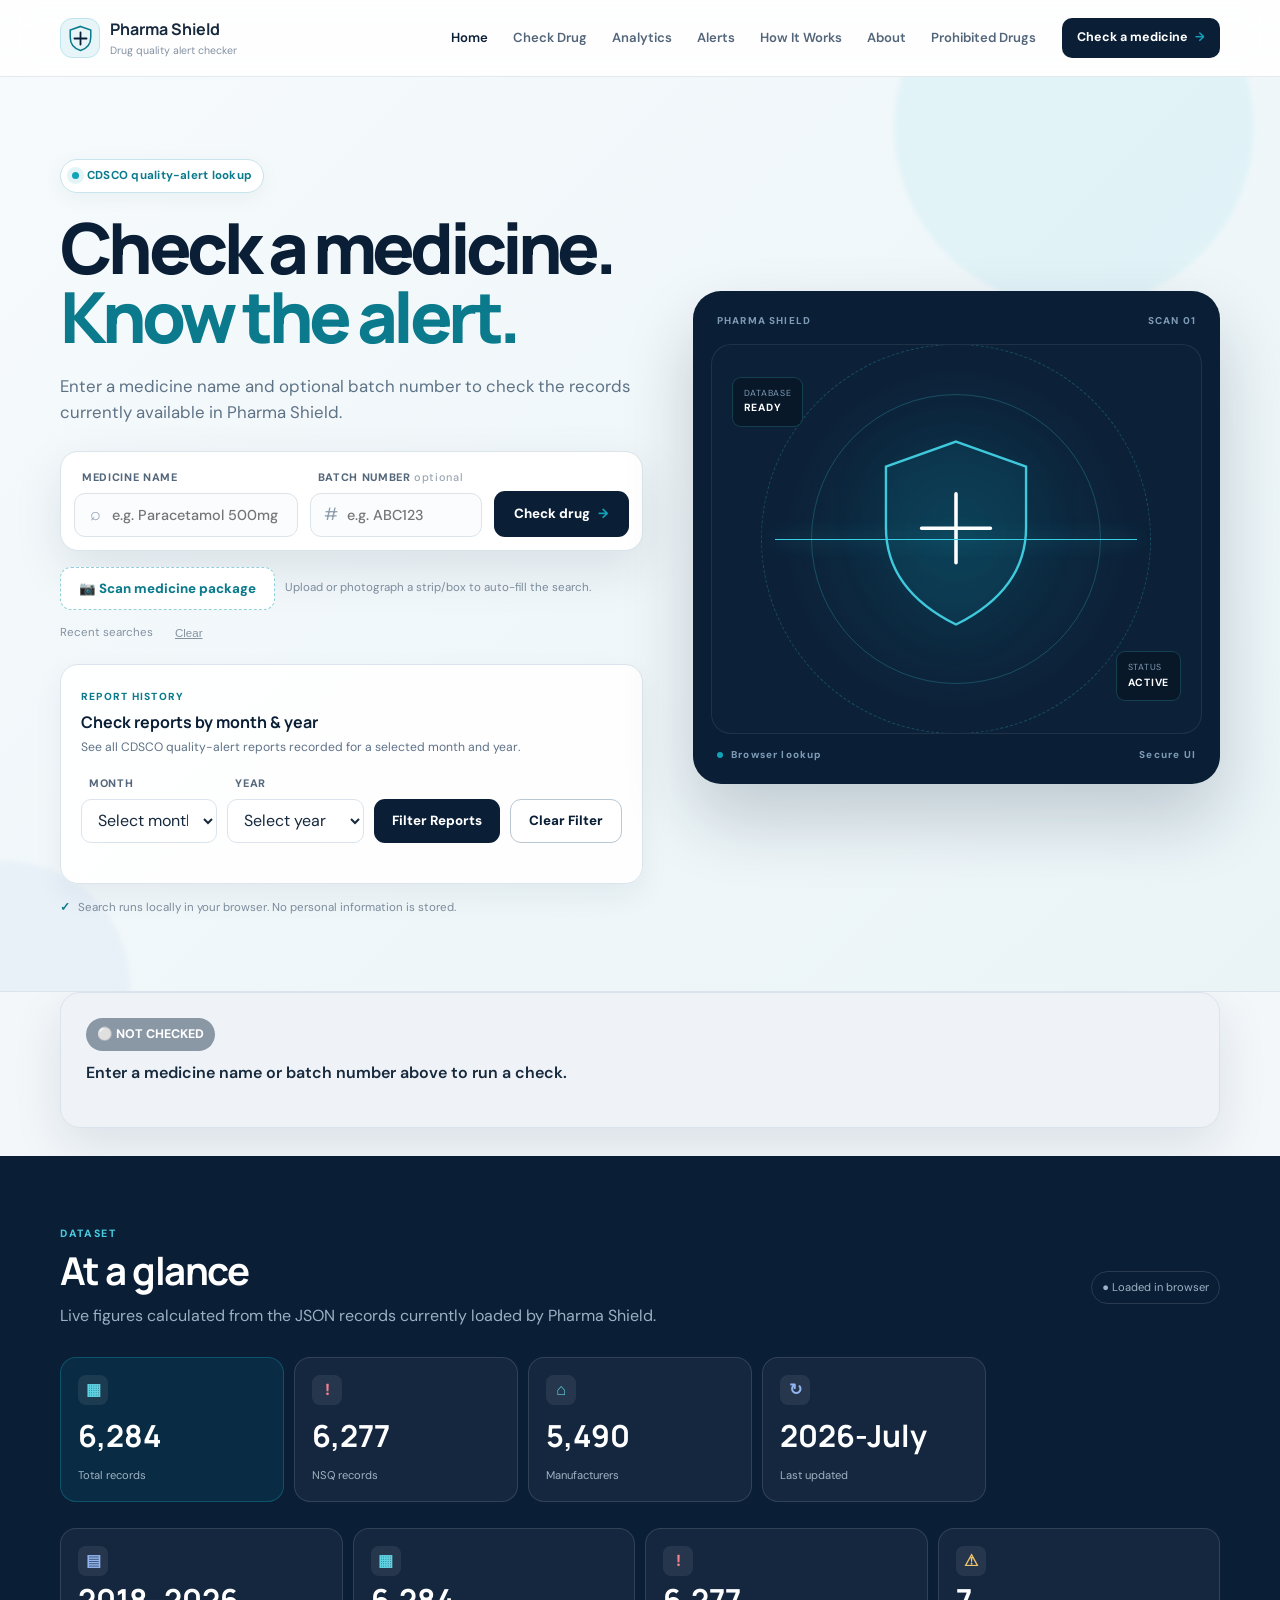
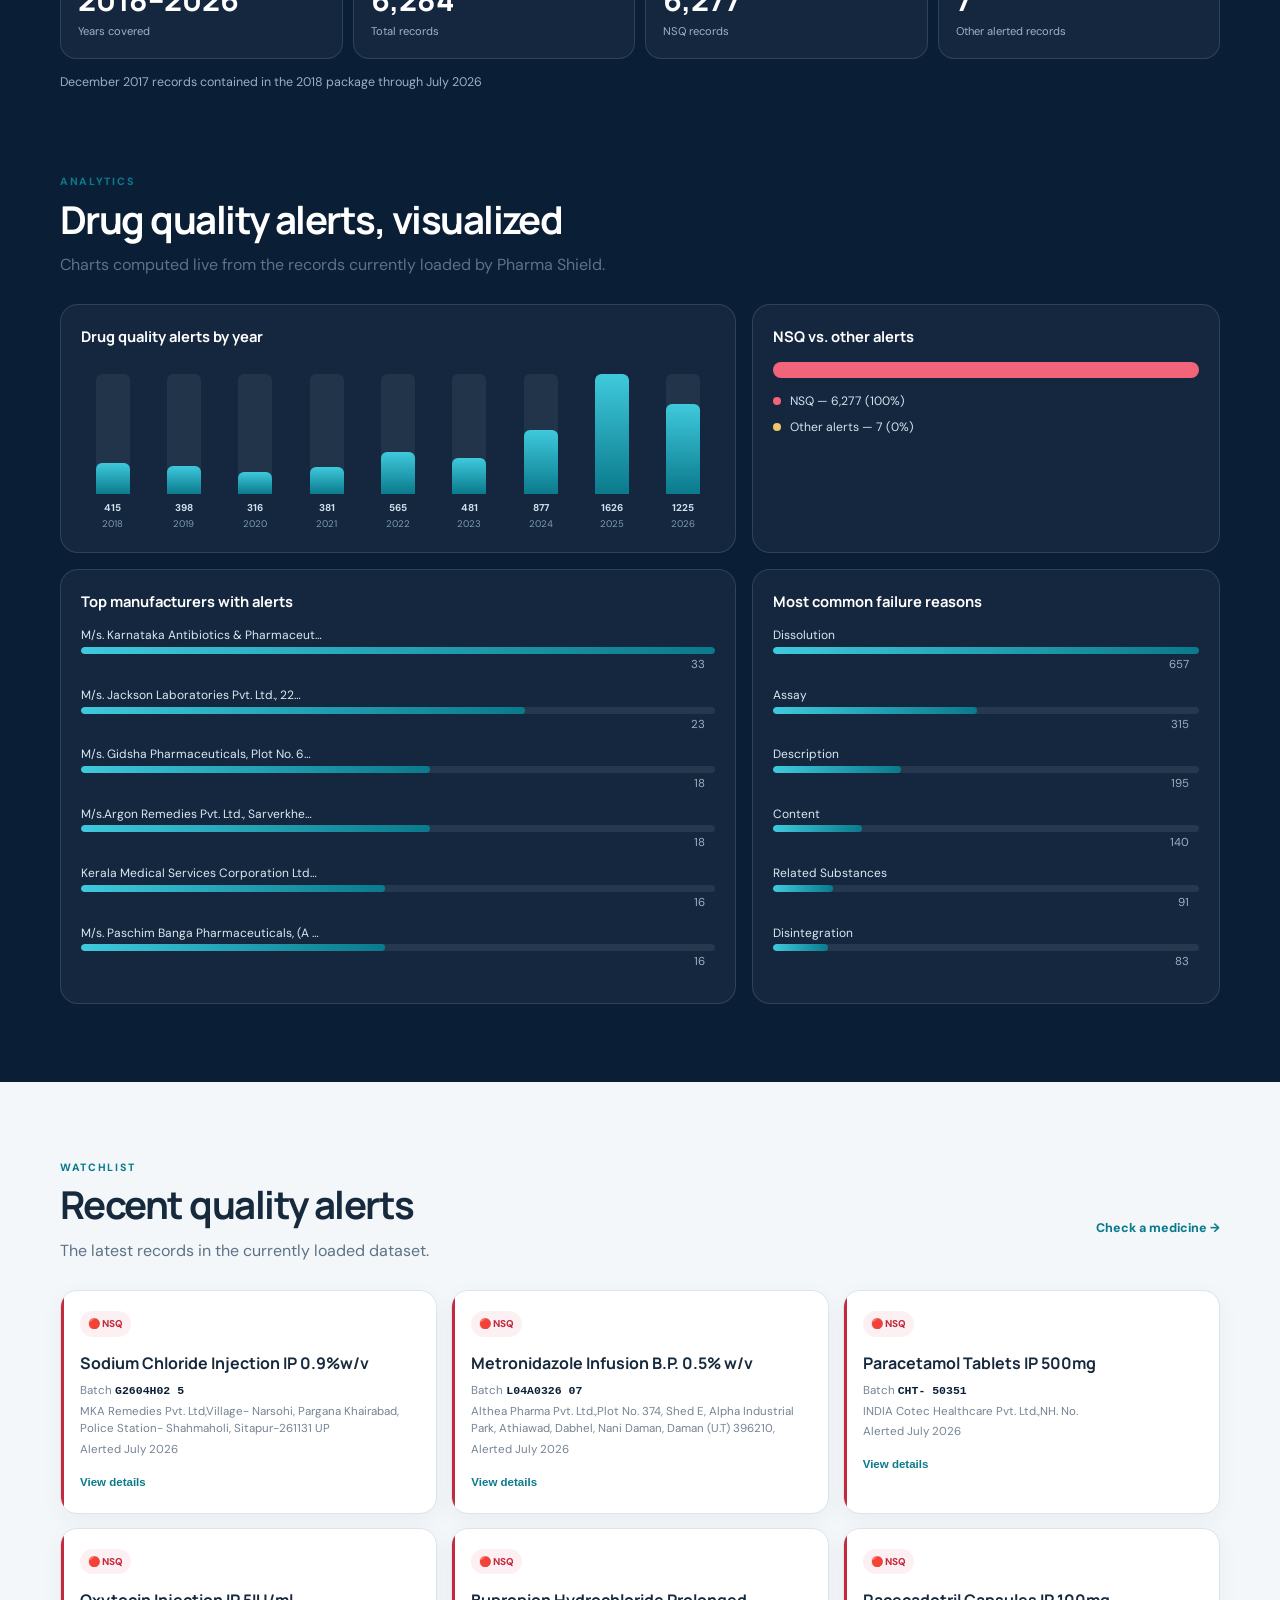
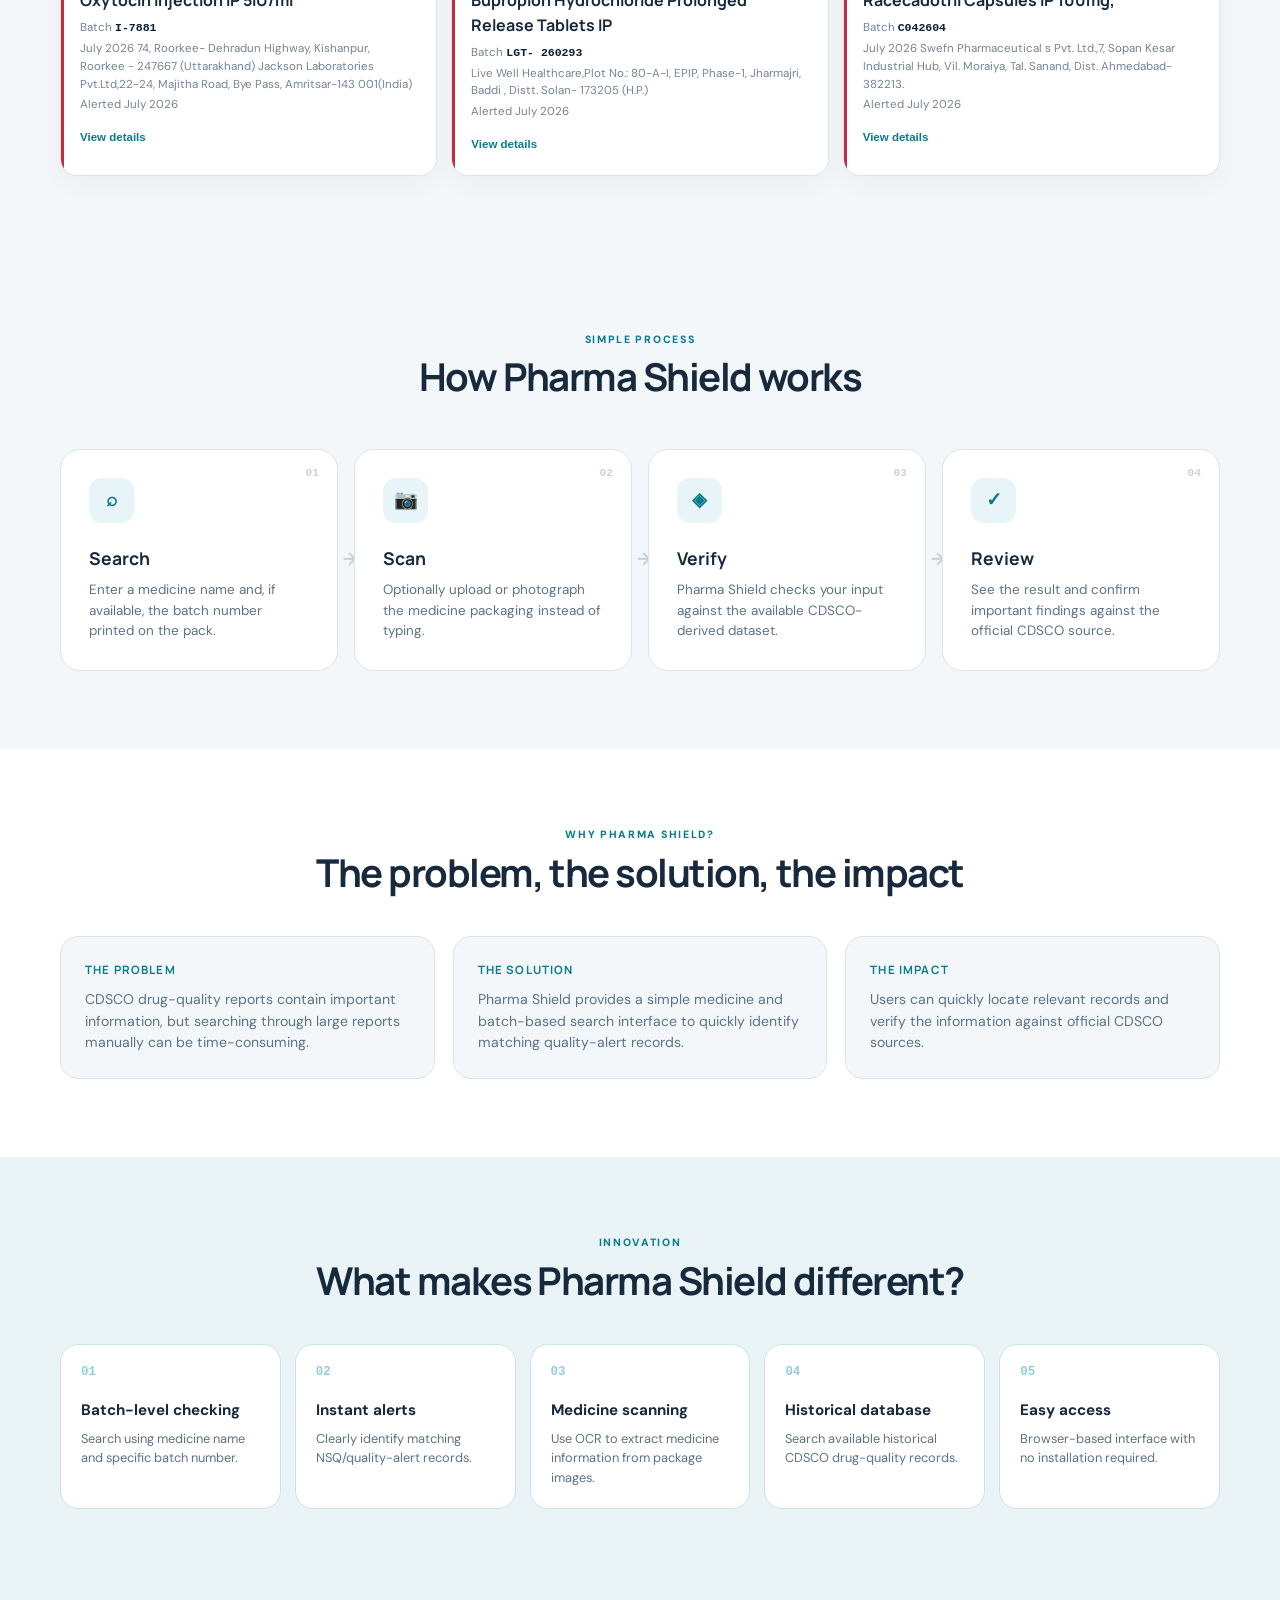
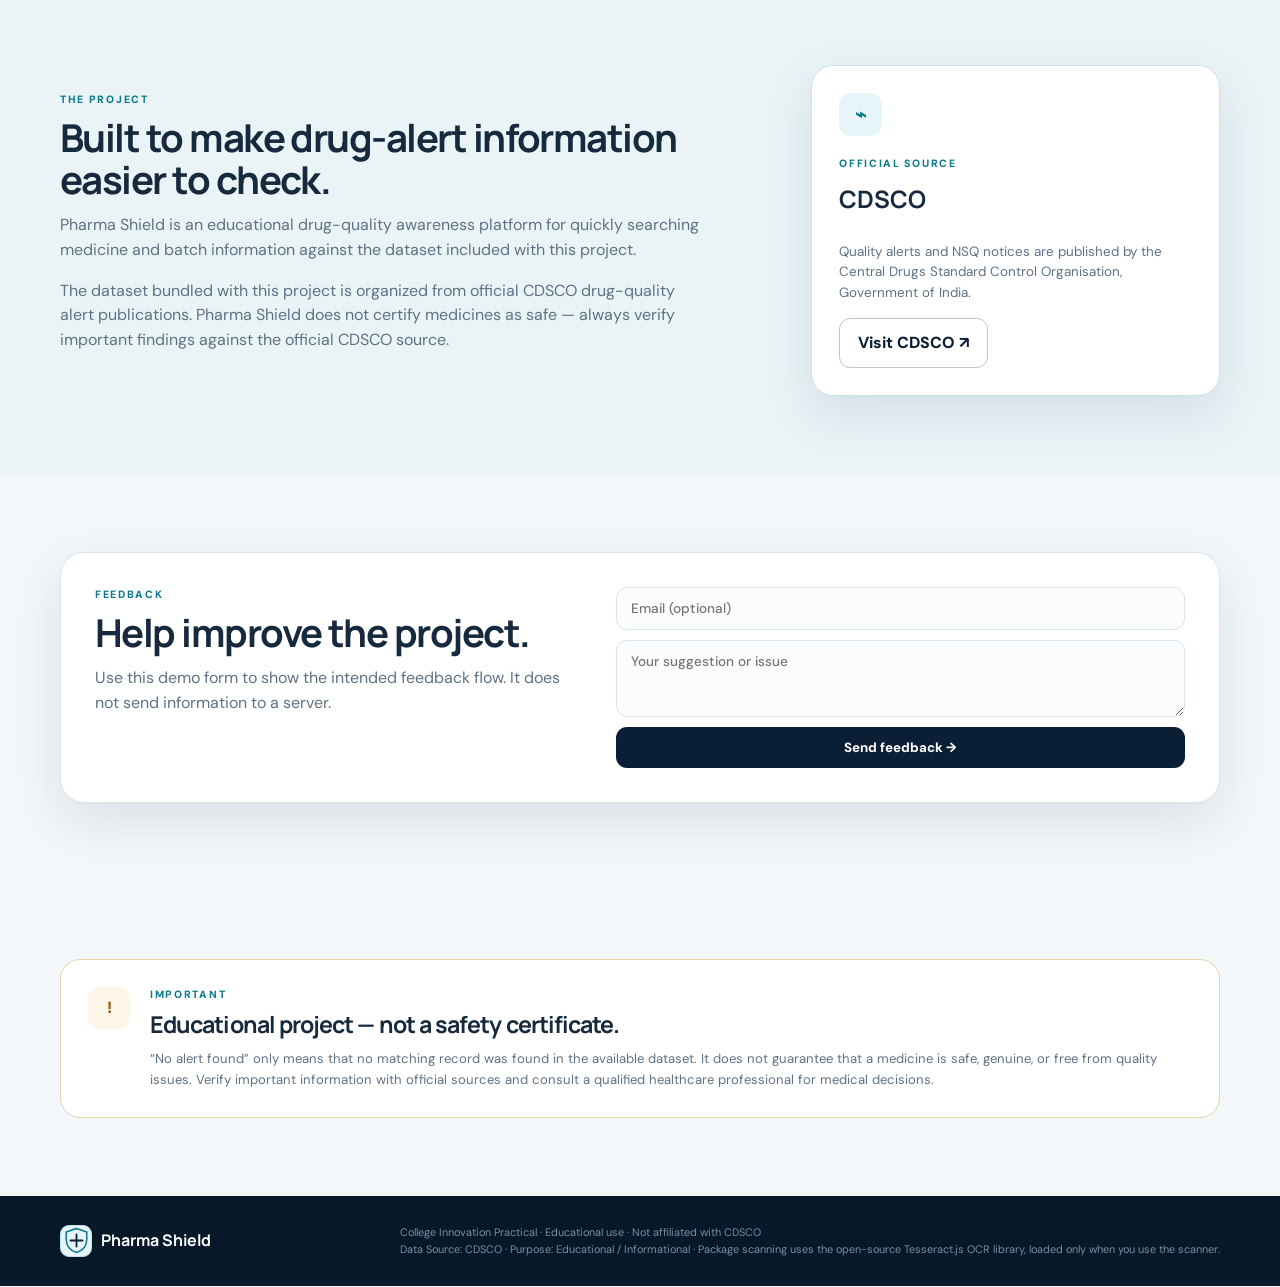
<file: index.html>
<!DOCTYPE html>
<html lang="en">
<head>
  <meta charset="UTF-8">
  <meta name="viewport" content="width=device-width, initial-scale=1.0">
  <title>Pharma Shield — Drug Alert Checker</title>
  <meta name="description" content="Pharma Shield checks medicine names and batch numbers against the available CDSCO quality-alert dataset.">
  <link rel="preconnect" href="https://fonts.googleapis.com">
  <link rel="preconnect" href="https://fonts.gstatic.com" crossorigin>
  <link href="https://fonts.googleapis.com/css2?family=DM+Sans:wght@400;500;600;700&family=Manrope:wght@600;700;800&display=swap" rel="stylesheet">
  <link rel="stylesheet" href="style.css">

<style id="scanner-straight-fix">
  /* Pharma Shield: keep the scanner perfectly straight */
  .visual-card {
    transform: none !important;
    rotate: 0deg !important;
    perspective: none !important;
  }

  .scan-stage,
  .shield-large,
  .scan-line {
    rotate: 0deg !important;
  }

  .scan-line {
    transform-origin: center center;
  }
</style>

</head>
<body>
  <div id="toast-region" class="toast-region" aria-live="polite"></div>

  <header class="site-header" id="site-header">
    <div class="shell header-shell">
      <a href="#home" class="brand" aria-label="Pharma Shield home">
        <span class="brand-icon" aria-hidden="true">
          <svg viewBox="0 0 48 48"><path d="M24 4 41 10v12c0 10.8-6.8 18.8-17 22C13.8 40.8 7 32.8 7 22V10z"/><path d="M24 14v20M14 24h20"/></svg>
        </span>
        <span>
          <strong>Pharma Shield</strong>
          <small>Drug quality alert checker</small>
        </span>
      </a>

      <nav class="main-nav" id="main-nav">
        <a href="#home" data-nav>Home</a>
        <a href="#check" data-nav>Check Drug</a>
        <a href="#analytics" data-nav>Analytics</a>
        <a href="#recent" data-nav>Alerts</a>
        <a href="#how-it-works" data-nav>How It Works</a>
        <a href="#about" data-nav>About</a>
        <a href="prohibited.html" data-nav>Prohibited Drugs</a>
      </nav>

      <a class="header-cta" href="#check">Check a medicine <span>→</span></a>
      <button class="nav-toggle" id="nav-toggle" aria-label="Toggle navigation" aria-expanded="false">
        <span></span><span></span><span></span>
      </button>
    </div>
  </header>

  <main>
    <section class="hero" id="home">
      <div class="hero-glow hero-glow-a"></div>
      <div class="hero-glow hero-glow-b"></div>
      <div class="shell hero-shell">
        <div class="hero-copy">
          <div class="status-pill"><span class="pulse-dot"></span> CDSCO quality-alert lookup</div>
          <h1>Check a medicine.<br><em>Know the alert.</em></h1>
          <p class="hero-sub">Enter a medicine name and optional batch number to check the records currently available in Pharma Shield.</p>

          <form class="search-card" id="search-form" novalidate>
            <div class="search-field">
              <label for="medicine-name">Medicine name</label>
              <div class="input-wrap">
                <span class="input-icon">⌕</span>
                <input type="text" id="medicine-name" name="medicineName" placeholder="e.g. Paracetamol 500mg" autocomplete="off" role="combobox" aria-expanded="false" aria-controls="medicine-suggestions">
              </div>
              <ul class="suggestion-list" id="medicine-suggestions" role="listbox" hidden></ul>
            </div>
            <div class="search-field">
              <label for="batch-number">Batch number <span>optional</span></label>
              <div class="input-wrap">
                <span class="input-icon">#</span>
                <input type="text" id="batch-number" name="batchNumber" placeholder="e.g. ABC123" autocomplete="off">
              </div>
            </div>
            <button type="submit" class="btn btn-primary btn-check" id="check-btn">
              <span class="btn-label">Check drug</span>
              <span class="btn-spinner" aria-hidden="true"></span>
              <span class="btn-arrow">→</span>
            </button>
          </form>

          <div class="scan-cta">
            <button type="button" class="btn btn-scan" id="scan-open-btn">📷 Scan medicine package</button>
            <span class="hero-note" style="margin:0">Upload or photograph a strip/box to auto-fill the search.</span>
          </div>

          <div class="scan-panel" id="scan-panel" hidden>
            <div class="scan-panel-head">
              <h3>📷 Scan medicine</h3>
              <button type="button" class="scan-close" id="scan-close-btn" aria-label="Close scanner">×</button>
            </div>

            <input type="file" id="scan-file-input" accept="image/*" capture="environment" hidden>
            <div class="scan-dropzone" id="scan-dropzone" tabindex="0" role="button" aria-label="Upload or capture a photo of the medicine package">
              <strong>Upload a photo or use your camera</strong>
              Click to choose an image of the medicine strip/box
              <small>OCR runs only when you upload — nothing is scanned automatically.</small>
            </div>

            <div class="scan-preview" id="scan-preview" hidden>
              <img id="scan-preview-img" alt="Uploaded medicine package preview">
            </div>

            <p class="scan-status" id="scan-status" hidden></p>

            <div class="scan-verify" id="scan-verify" hidden>
              <p class="scan-confidence" id="scan-confidence-note"></p>
              <label for="scan-name-field">Medicine name (extracted — edit if needed)</label>
              <input type="text" id="scan-name-field">
              <label for="scan-batch-field">Batch number (extracted — edit if needed)</label>
              <input type="text" id="scan-batch-field">
              <div class="scan-actions">
                <button type="button" class="btn btn-primary" id="scan-use-btn">Verify medicine →</button>
                <button type="button" class="btn btn-outline" id="scan-rescan-btn">Scan another photo</button>
              </div>
            </div>
          </div>

          <div class="history-strip" id="history-strip" hidden>
            <span class="history-strip-label">Recent searches</span>
            <div class="history-pills" id="history-pills"></div>
            <button class="history-clear" id="history-clear" type="button">Clear</button>
          </div>

          <div class="alert-filter-card" id="alert-filter-card">
            <div class="alert-filter-head">
              <div>
                <span class="filter-kicker">REPORT HISTORY</span>
                <h3>Check reports by month &amp; year</h3>
                <p>See all CDSCO quality-alert reports recorded for a selected month and year.</p>
              </div>
            </div>
            <div class="alert-filter-controls">
              <div class="search-field filter-field">
                <label for="alert-month">Month</label>
                <select id="alert-month">
                  <option value="">Select month</option>
                </select>
              </div>
              <div class="search-field filter-field">
                <label for="alert-year">Year</label>
                <select id="alert-year">
                  <option value="">Select year</option>
                </select>
              </div>
              <button type="button" class="btn btn-primary" id="alert-filter-btn">Filter Reports</button>
              <button type="button" class="btn btn-outline" id="alert-filter-clear">Clear Filter</button>
            </div>
            <p class="alert-filter-status" id="alert-filter-status" aria-live="polite"></p>
          </div>

          <div class="hero-note">
            <span>✓</span> Search runs locally in your browser. No personal information is stored.
          </div>
        </div>

        <div class="hero-visual" aria-hidden="true">
          <div class="visual-card">
            <div class="visual-top"><span>PHARMA SHIELD</span><span>SCAN 01</span></div>
            <div class="scan-stage">
              <div class="scan-orbit orbit-one"></div>
              <div class="scan-orbit orbit-two"></div>
              <div class="shield-large">
                <svg viewBox="0 0 160 180">
                  <path d="M80 8 139 29v51c0 38-23 64-59 82C44 144 21 118 21 80V29z"/>
                  <path d="M80 52v58M51 81h58"/>
                </svg>
              </div>
              <div class="scan-line"></div>
              <div class="scan-chip chip-one">DATABASE<br><b>READY</b></div>
              <div class="scan-chip chip-two">STATUS<br><b>ACTIVE</b></div>
            </div>
            <div class="visual-bottom"><span><i></i> Browser lookup</span><span>Secure UI</span></div>
          </div>
        </div>
      </div>
    </section>

    <section class="results-section" id="check">
      <div class="shell">
        <div id="result-container" class="result-container" hidden></div>
      </div>
    </section>

    <section class="stats-section" id="stats">
      <div class="shell">
        <div class="section-head">
          <div>
            <span class="section-kicker">DATASET</span>
            <h2>At a glance</h2>
          </div>
          <span class="dataset-badge">● Loaded in browser</span>
        </div>
        <p class="section-sub">Live figures calculated from the JSON records currently loaded by Pharma Shield.</p>
        <div class="stats-grid" id="stats-grid">
          <div class="stat-card stat-featured"><span class="stat-icon">▦</span><strong id="stat-total">—</strong><span>Total records</span></div>
          <div class="stat-card"><span class="stat-icon red">!</span><strong id="stat-nsq">—</strong><span>NSQ records</span></div>
          <div class="stat-card"><span class="stat-icon teal">⌂</span><strong id="stat-manufacturers">—</strong><span>Manufacturers</span></div>
          <div class="stat-card"><span class="stat-icon blue">↻</span><strong id="stat-updated">—</strong><span>Last updated</span></div>
        </div>

        <div class="historical-strip" id="historical-database">
          <div class="stat-card"><span class="stat-icon blue">▤</span><strong id="hist-years">—</strong><span>Years covered</span></div>
          <div class="stat-card"><span class="stat-icon">▦</span><strong id="hist-total">—</strong><span>Total records</span></div>
          <div class="stat-card"><span class="stat-icon red">!</span><strong id="hist-nsq">—</strong><span>NSQ records</span></div>
          <div class="stat-card"><span class="stat-icon amber">⚠</span><strong id="hist-alerted">—</strong><span>Other alerted records</span></div>
        </div>
        <p class="historical-note" id="hist-coverage-note"></p>
      </div>
    </section>

    <section class="analytics-section" id="analytics">
      <div class="shell">
        <div class="section-head">
          <div>
            <span class="section-kicker">ANALYTICS</span>
            <h2 style="color:#fff">Drug quality alerts, visualized</h2>
          </div>
        </div>
        <p class="section-sub">Charts computed live from the records currently loaded by Pharma Shield.</p>

        <div class="analytics-grid">
          <div class="analytics-card">
            <h4>Drug quality alerts by year</h4>
            <div class="year-chart" id="chart-years"></div>
          </div>
          <div class="analytics-card">
            <h4>NSQ vs. other alerts</h4>
            <div id="chart-category-split"></div>
          </div>
          <div class="analytics-card">
            <h4>Top manufacturers with alerts</h4>
            <div id="chart-manufacturers"></div>
          </div>
          <div class="analytics-card">
            <h4>Most common failure reasons</h4>
            <div id="chart-reasons"></div>
          </div>
        </div>
      </div>
    </section>

    <section class="recent-section" id="recent">
      <div class="shell">
        <div class="section-head">
          <div>
            <span class="section-kicker">WATCHLIST</span>
            <h2>Recent quality alerts</h2>
          </div>
          <a href="#check" class="text-link">Check a medicine →</a>
        </div>
        <p class="section-sub">The latest records in the currently loaded dataset.</p>
        <div class="recent-grid" id="recent-grid"></div>
      </div>
    </section>

    <section class="how-section" id="how-it-works">
      <div class="shell">
        <div class="section-head centered">
          <div>
            <span class="section-kicker">SIMPLE PROCESS</span>
            <h2>How Pharma Shield works</h2>
          </div>
        </div>
        <div class="steps steps-4">
          <article class="step">
            <span class="step-number">01</span>
            <div class="step-icon">⌕</div>
            <h3>Search</h3>
            <p>Enter a medicine name and, if available, the batch number printed on the pack.</p>
          </article>
          <article class="step">
            <span class="step-number">02</span>
            <div class="step-icon">📷</div>
            <h3>Scan</h3>
            <p>Optionally upload or photograph the medicine packaging instead of typing.</p>
          </article>
          <article class="step">
            <span class="step-number">03</span>
            <div class="step-icon">◈</div>
            <h3>Verify</h3>
            <p>Pharma Shield checks your input against the available CDSCO-derived dataset.</p>
          </article>
          <article class="step">
            <span class="step-number">04</span>
            <div class="step-icon">✓</div>
            <h3>Review</h3>
            <p>See the result and confirm important findings against the official CDSCO source.</p>
          </article>
        </div>
      </div>
    </section>

    <section class="why-section" id="why">
      <div class="shell">
        <div class="section-head centered">
          <div>
            <span class="section-kicker">WHY PHARMA SHIELD?</span>
            <h2>The problem, the solution, the impact</h2>
          </div>
        </div>
        <div class="why-grid">
          <div class="why-card">
            <h3>The problem</h3>
            <p>CDSCO drug-quality reports contain important information, but searching through large reports manually can be time-consuming.</p>
          </div>
          <div class="why-card">
            <h3>The solution</h3>
            <p>Pharma Shield provides a simple medicine and batch-based search interface to quickly identify matching quality-alert records.</p>
          </div>
          <div class="why-card">
            <h3>The impact</h3>
            <p>Users can quickly locate relevant records and verify the information against official CDSCO sources.</p>
          </div>
        </div>
      </div>
    </section>

    <section class="innovation-section" id="innovation">
      <div class="shell">
        <div class="section-head centered">
          <div>
            <span class="section-kicker">INNOVATION</span>
            <h2>What makes Pharma Shield different?</h2>
          </div>
        </div>
        <div class="innovation-grid">
          <div class="innovation-card"><span>01</span><h4>Batch-level checking</h4><p>Search using medicine name and specific batch number.</p></div>
          <div class="innovation-card"><span>02</span><h4>Instant alerts</h4><p>Clearly identify matching NSQ/quality-alert records.</p></div>
          <div class="innovation-card"><span>03</span><h4>Medicine scanning</h4><p>Use OCR to extract medicine information from package images.</p></div>
          <div class="innovation-card"><span>04</span><h4>Historical database</h4><p>Search available historical CDSCO drug-quality records.</p></div>
          <div class="innovation-card"><span>05</span><h4>Easy access</h4><p>Browser-based interface with no installation required.</p></div>
        </div>
      </div>
    </section>

    <section class="about-section" id="about">
      <div class="shell about-grid">
        <div class="about-copy">
          <span class="section-kicker">THE PROJECT</span>
          <h2>Built to make drug-alert information easier to check.</h2>
          <p>Pharma Shield is an educational drug-quality awareness platform for quickly searching medicine and batch information against the dataset included with this project.</p>
          <p>The dataset bundled with this project is organized from official CDSCO drug-quality alert publications. Pharma Shield does not certify medicines as safe — always verify important findings against the official CDSCO source.</p>
        </div>
        <aside class="source-card">
          <div class="source-icon">⌁</div>
          <span class="section-kicker">OFFICIAL SOURCE</span>
          <h3>CDSCO</h3>
          <p>Quality alerts and NSQ notices are published by the Central Drugs Standard Control Organisation, Government of India.</p>
          <a class="btn btn-outline" href="https://cdsco.gov.in" target="_blank" rel="noopener noreferrer">Visit CDSCO ↗</a>
        </aside>
      </div>
    </section>

    <section class="feedback-section" id="feedback">
      <div class="shell feedback-shell">
        <div>
          <span class="section-kicker">FEEDBACK</span>
          <h2>Help improve the project.</h2>
          <p>Use this demo form to show the intended feedback flow. It does not send information to a server.</p>
        </div>
        <form class="feedback-form" id="feedback-form">
          <input type="email" id="fb-email" placeholder="Email (optional)" autocomplete="off">
          <textarea id="fb-message" rows="3" placeholder="Your suggestion or issue" required></textarea>
          <button type="submit" class="btn btn-primary">Send feedback →</button>
        </form>
      </div>
    </section>

    <section class="disclaimer-section" id="disclaimer">
      <div class="shell">
        <div class="disclaimer-card">
          <div class="disclaimer-mark">!</div>
          <div>
            <span class="section-kicker">IMPORTANT</span>
            <h2>Educational project — not a safety certificate.</h2>
            <p>“No alert found” only means that no matching record was found in the available dataset. It does not guarantee that a medicine is safe, genuine, or free from quality issues. Verify important information with official sources and consult a qualified healthcare professional for medical decisions.</p>
          </div>
        </div>
      </div>
    </section>
  </main>

  <footer class="site-footer">
    <div class="shell footer-shell">
      <div class="footer-brand">
        <span class="brand-icon small"><svg viewBox="0 0 48 48"><path d="M24 4 41 10v12c0 10.8-6.8 18.8-17 22C13.8 40.8 7 32.8 7 22V10z"/><path d="M24 14v20M14 24h20"/></svg></span>
        <strong>Pharma Shield</strong>
      </div>
      <p>College Innovation Practical · Educational use · Not affiliated with CDSCO<br>
      Data Source: CDSCO · Purpose: Educational / Informational · Package scanning uses the open-source Tesseract.js OCR library, loaded only when you use the scanner.</p>
    </div>
  </footer>

  <script src="script.js"></script>
</body>
</html>
</file>
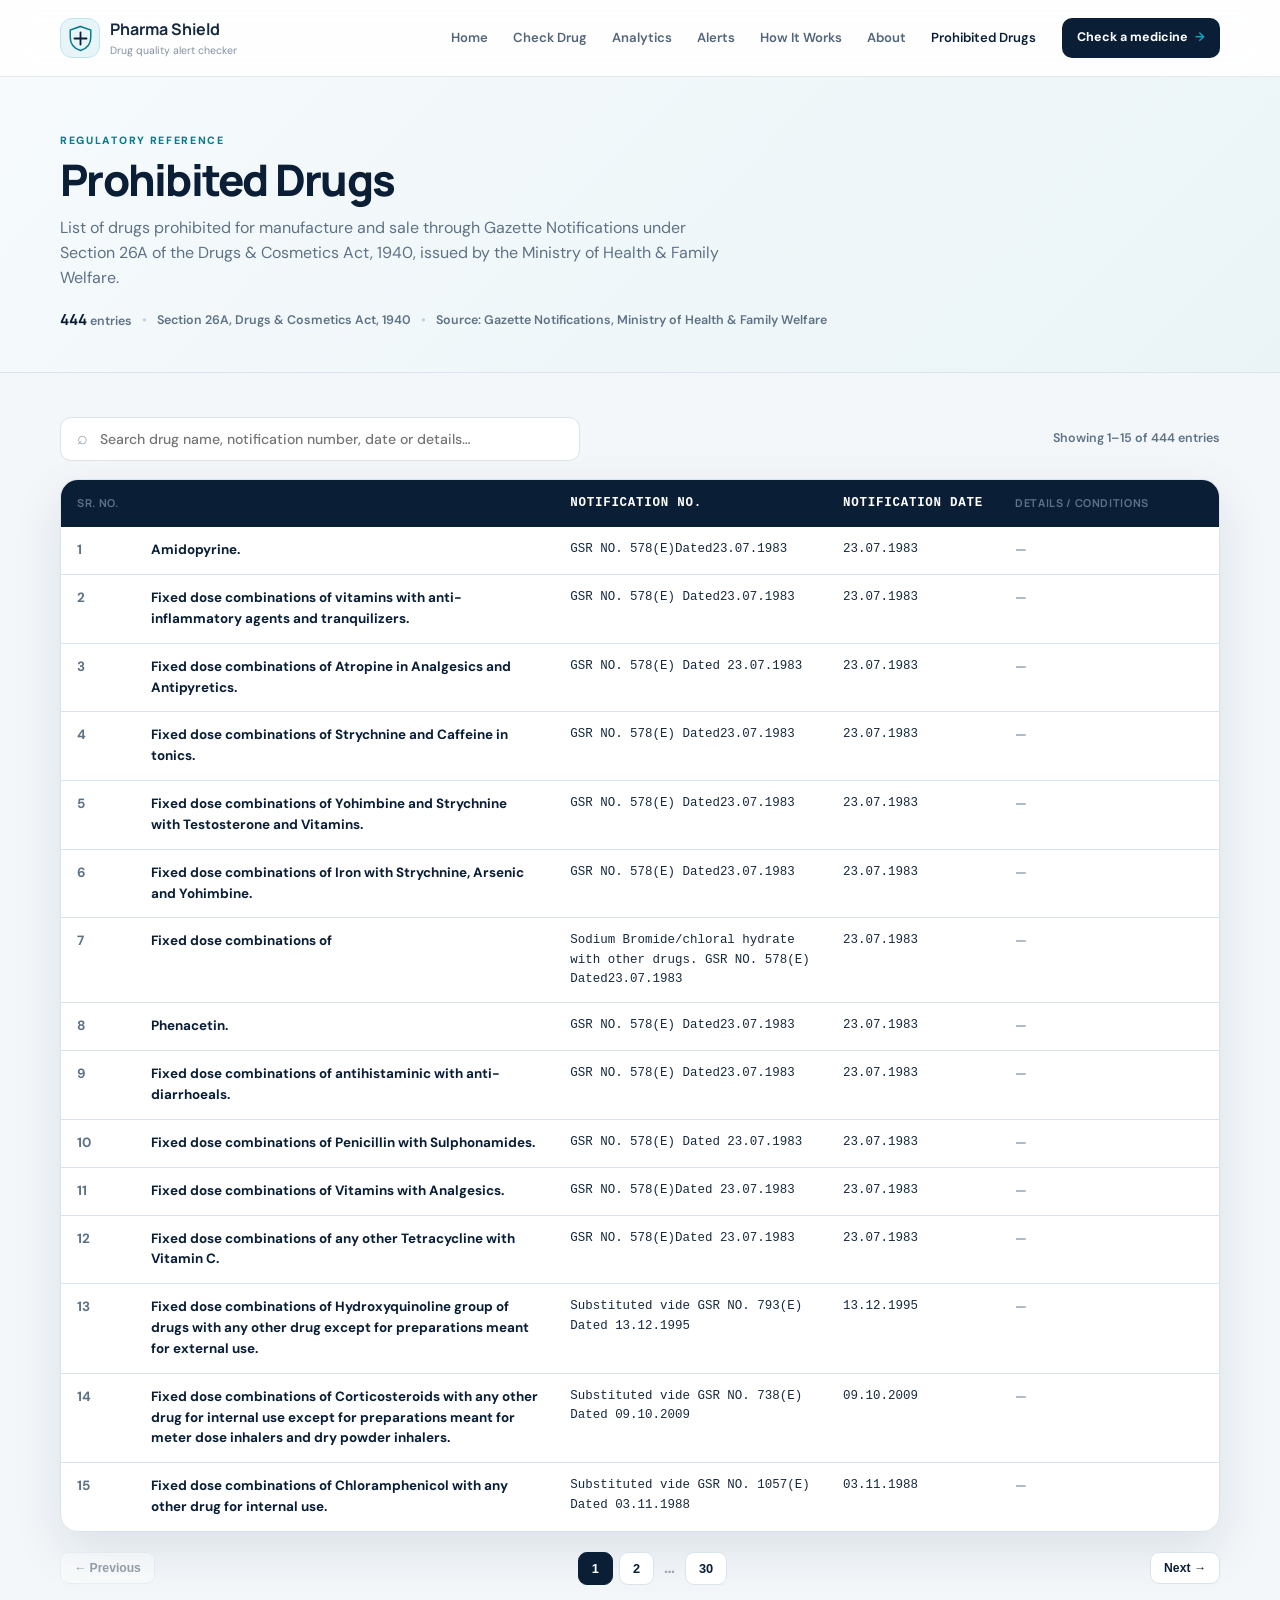
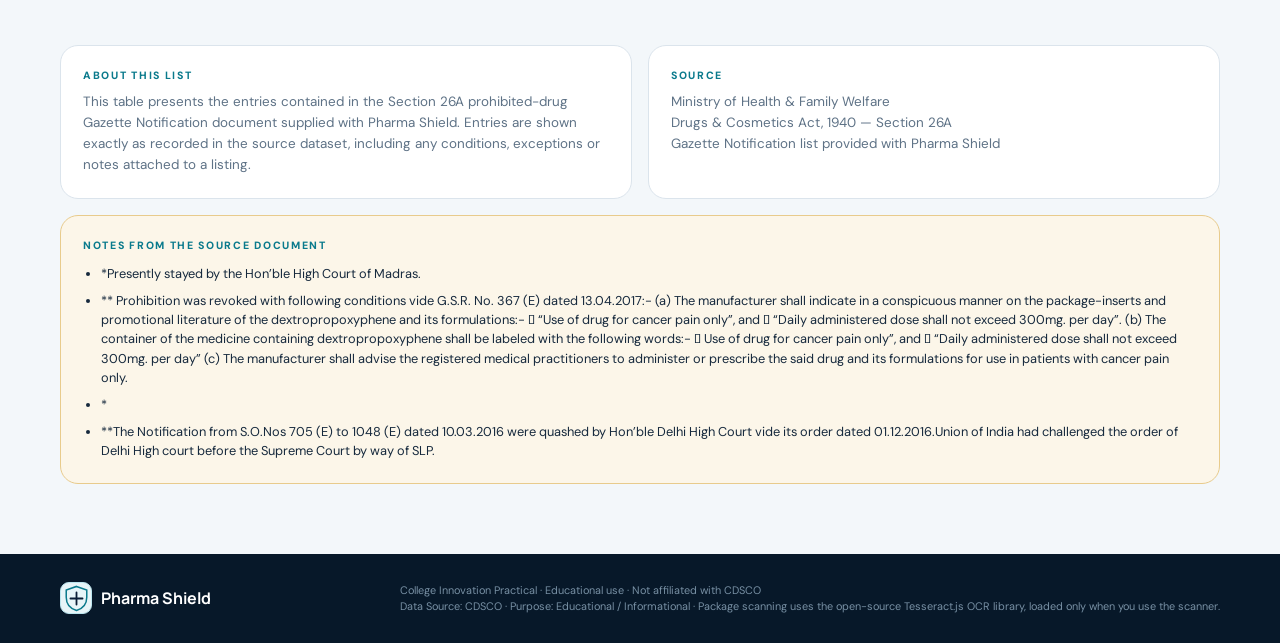
<file: prohibited.html>
<!DOCTYPE html>
<html lang="en">
<head>
  <meta charset="UTF-8">
  <meta name="viewport" content="width=device-width, initial-scale=1.0">
  <title>Prohibited Drugs — Pharma Shield</title>
  <meta name="description" content="Complete list of drugs prohibited for manufacture and sale under Section 26A of the Drugs & Cosmetics Act, 1940, as published via Gazette Notifications.">
  <link rel="preconnect" href="https://fonts.googleapis.com">
  <link rel="preconnect" href="https://fonts.gstatic.com" crossorigin>
  <link href="https://fonts.googleapis.com/css2?family=DM+Sans:wght@400;500;600;700&family=Manrope:wght@600;700;800&display=swap" rel="stylesheet">
  <link rel="stylesheet" href="style.css">
</head>
<body>
  <div id="toast-region" class="toast-region" aria-live="polite"></div>

  <header class="site-header" id="site-header">
    <div class="shell header-shell">
      <a href="index.html#home" class="brand" aria-label="Pharma Shield home">
        <span class="brand-icon" aria-hidden="true">
          <svg viewBox="0 0 48 48"><path d="M24 4 41 10v12c0 10.8-6.8 18.8-17 22C13.8 40.8 7 32.8 7 22V10z"/><path d="M24 14v20M14 24h20"/></svg>
        </span>
        <span>
          <strong>Pharma Shield</strong>
          <small>Drug quality alert checker</small>
        </span>
      </a>

      <nav class="main-nav" id="main-nav">
        <a href="index.html#home" data-nav>Home</a>
        <a href="index.html#check" data-nav>Check Drug</a>
        <a href="index.html#analytics" data-nav>Analytics</a>
        <a href="index.html#recent" data-nav>Alerts</a>
        <a href="index.html#how-it-works" data-nav>How It Works</a>
        <a href="index.html#about" data-nav>About</a>
        <a href="prohibited.html" data-nav class="active">Prohibited Drugs</a>
      </nav>

      <a class="header-cta" href="index.html#check">Check a medicine <span>→</span></a>
      <button class="nav-toggle" id="nav-toggle" aria-label="Toggle navigation" aria-expanded="false">
        <span></span><span></span><span></span>
      </button>
    </div>
  </header>

  <main>
    <section class="prohibited-hero">
      <div class="shell">
        <span class="section-kicker">REGULATORY REFERENCE</span>
        <h1>Prohibited Drugs</h1>
        <p class="prohibited-sub">List of drugs prohibited for manufacture and sale through Gazette Notifications under Section 26A of the Drugs &amp; Cosmetics Act, 1940, issued by the Ministry of Health &amp; Family Welfare.</p>
        <div class="prohibited-meta">
          <span><strong id="prohibited-total">—</strong> entries</span>
          <span class="dot-sep">•</span>
          <span>Section 26A, Drugs &amp; Cosmetics Act, 1940</span>
          <span class="dot-sep">•</span>
          <span>Source: Gazette Notifications, Ministry of Health &amp; Family Welfare</span>
        </div>
      </div>
    </section>

    <section class="prohibited-section">
      <div class="shell">
        <div class="prohibited-toolbar">
          <div class="input-wrap prohibited-search-wrap">
            <span class="input-icon">⌕</span>
            <input type="text" id="prohibited-search" placeholder="Search drug name, notification number, date or details…" autocomplete="off">
          </div>
          <span class="prohibited-count" id="prohibited-count">Showing — of — entries</span>
        </div>

        <div class="prohibited-table-wrap">
          <table class="prohibited-table">
            <thead>
              <tr>
                <th class="col-sr">Sr. No.</th>
                <th class="col-drug">Drug / Description</th>
                <th class="col-notif">Notification No.</th>
                <th class="col-date">Notification Date</th>
                <th class="col-details">Details / Conditions</th>
              </tr>
            </thead>
            <tbody id="prohibited-tbody">
              <tr><td colspan="5" class="prohibited-loading">Loading prohibited-drug records…</td></tr>
            </tbody>
          </table>
        </div>

        <nav class="pagination" id="prohibited-pagination" aria-label="Prohibited drugs pagination"></nav>
      </div>
    </section>

    <section class="prohibited-info">
      <div class="shell prohibited-info-grid">
        <div class="prohibited-info-card">
          <span class="section-kicker">ABOUT THIS LIST</span>
          <p>This table presents the entries contained in the Section 26A prohibited-drug Gazette Notification document supplied with Pharma Shield. Entries are shown exactly as recorded in the source dataset, including any conditions, exceptions or notes attached to a listing.</p>
        </div>
        <div class="prohibited-info-card">
          <span class="section-kicker">SOURCE</span>
          <p>Ministry of Health &amp; Family Welfare<br>
          Drugs &amp; Cosmetics Act, 1940 — Section 26A<br>
          Gazette Notification list provided with Pharma Shield</p>
        </div>
      </div>
      <div class="shell" id="prohibited-notes-wrap" hidden>
        <div class="prohibited-notes-card">
          <span class="section-kicker">NOTES FROM THE SOURCE DOCUMENT</span>
          <ul id="prohibited-notes-list"></ul>
        </div>
      </div>
    </section>
  </main>

  <footer class="site-footer">
    <div class="shell footer-shell">
      <div class="footer-brand">
        <span class="brand-icon small"><svg viewBox="0 0 48 48"><path d="M24 4 41 10v12c0 10.8-6.8 18.8-17 22C13.8 40.8 7 32.8 7 22V10z"/><path d="M24 14v20M14 24h20"/></svg></span>
        <strong>Pharma Shield</strong>
      </div>
      <p>College Innovation Practical · Educational use · Not affiliated with CDSCO<br>
      Data Source: CDSCO · Purpose: Educational / Informational · Package scanning uses the open-source Tesseract.js OCR library, loaded only when you use the scanner.</p>
    </div>
  </footer>

  <script src="prohibited.js"></script>
</body>
</html>
</file>
<file: style.css>
*{box-sizing:border-box}
:root{
  --navy:#0a1e36;--navy2:#123553;--ink:#16293d;--muted:#5e7286;
  --teal:#12a2b8;--teal2:#0a7a8c;--mint:#e7f5f8;--bg:#f3f7fa;--white:#fff;
  --line:#dbe4ec;--red:#c42a3e;--redbg:#fdf0f2;--amber:#966312;--amberbg:#fcf6e9;
  --green:#0d7a57;--greenbg:#e8f5ef;--shadow:0 18px 50px rgba(10,30,54,.10);
  --display:"Manrope",sans-serif;--body:"DM Sans",sans-serif
}
html{scroll-behavior:smooth}
body{margin:0;background:var(--bg);color:var(--ink);font-family:var(--body);line-height:1.55;-webkit-font-smoothing:antialiased}
a{color:inherit}.shell{width:min(1160px,calc(100% - 40px));margin:auto}
h1,h2,h3,strong{font-family:var(--display)}h1,h2,h3,p{margin-top:0}
h2{font-size:clamp(2rem,3vw,2.7rem);line-height:1.1;letter-spacing:-.04em;margin-bottom:12px}
p{color:var(--muted)}
.site-header{position:sticky;top:0;z-index:100;background:rgba(255,255,255,.88);backdrop-filter:blur(16px);border-bottom:1px solid rgba(219,228,236,.8)}
.header-shell{height:76px;display:flex;align-items:center;gap:26px}
.brand{display:flex;align-items:center;gap:10px;text-decoration:none;margin-right:auto}
.brand-icon{width:40px;height:40px;display:grid;place-items:center;border-radius:12px;background:var(--mint);border:1px solid #bce5ee}
.brand-icon svg{width:29px;height:29px}.brand-icon path:first-child{fill:none;stroke:var(--teal2);stroke-width:2.5}.brand-icon path:last-child{fill:none;stroke:var(--navy);stroke-width:3;stroke-linecap:round}
.brand strong{display:block;font-size:1rem}.brand small{display:block;color:#8290a0;font-size:.66rem;margin-top:1px}
.main-nav{display:flex;gap:25px}.main-nav a{text-decoration:none;color:#536579;font-size:.82rem;font-weight:600}.main-nav a:hover,.main-nav a.active{color:var(--navy)}
.header-cta{background:var(--navy);color:#fff;text-decoration:none;padding:10px 15px;border-radius:10px;font-size:.78rem;font-weight:700}.header-cta span{color:var(--teal);margin-left:4px}
.nav-toggle{display:none;border:0;background:none;padding:8px}.nav-toggle span{display:block;width:22px;height:2px;background:var(--navy);margin:4px}
.hero{position:relative;overflow:hidden;background:linear-gradient(135deg,#f6fafc 0%,#eaf4f7 100%);padding:82px 0 74px;border-bottom:1px solid var(--line)}
.hero-shell{display:grid;grid-template-columns:1.05fr .95fr;gap:50px;align-items:center;position:relative;z-index:2}
.hero-glow{position:absolute;border-radius:50%;filter:blur(2px);opacity:.55}.hero-glow-a{width:360px;height:360px;background:#d6f0f6;right:2%;top:-130px}.hero-glow-b{width:250px;height:250px;background:#e2ecf7;left:-120px;bottom:-120px}
.status-pill{display:inline-flex;align-items:center;gap:8px;background:#fff;border:1px solid #c8e4ec;color:var(--teal2);padding:7px 11px;border-radius:999px;font-size:.72rem;font-weight:700;letter-spacing:.02em;margin-bottom:20px;box-shadow:0 5px 20px rgba(10,70,85,.05)}
.pulse-dot{width:7px;height:7px;border-radius:50%;background:var(--teal);box-shadow:0 0 0 5px rgba(18,162,184,.12)}
h1{font-size:clamp(3rem,5.5vw,5.3rem);line-height:.98;letter-spacing:-.065em;margin:0 0 22px;color:var(--navy);font-weight:800}h1 em{font-style:normal;color:var(--teal2)}
.hero-sub{font-size:1.05rem;max-width:600px;margin-bottom:26px}
.search-card{display:grid;grid-template-columns:1.3fr 1fr auto;gap:12px;background:#fff;border:1px solid #d9e4eb;border-radius:18px;padding:13px;box-shadow:var(--shadow);max-width:760px}
.search-field label{display:block;font-size:.68rem;font-weight:800;color:#54677b;text-transform:uppercase;letter-spacing:.06em;margin:4px 0 7px 8px}.search-field label span{font-weight:500;text-transform:none;color:#9aa6b2}
.input-wrap{display:flex;align-items:center;border:1px solid #dbe4ea;background:#fafcfe;border-radius:11px;padding:0 10px}.input-wrap:focus-within{border-color:var(--teal);box-shadow:0 0 0 4px rgba(18,162,184,.12);background:#fff}.input-icon{font-size:1.1rem;color:#91a0af;width:24px;text-align:center}
.input-wrap input{border:0;outline:0;background:transparent;width:100%;padding:12px 6px;font:500 .9rem var(--body);color:var(--ink)}
.btn{border:0;cursor:pointer;text-decoration:none;display:inline-flex;align-items:center;justify-content:center;gap:8px;border-radius:11px;padding:12px 18px;font-weight:800;font-family:var(--body);transition:.2s ease}.btn-primary{background:var(--navy);color:#fff}.btn-primary:hover{background:var(--teal2);transform:translateY(-1px);box-shadow:0 12px 25px rgba(10,30,54,.18)}
.btn-check{min-width:135px;align-self:end;height:46px}.btn-arrow{color:var(--teal)}.btn-spinner{display:none;width:15px;height:15px;border:2px solid rgba(255,255,255,.35);border-top-color:#fff;border-radius:50%;animation:spin .7s linear infinite}.btn-check.is-loading .btn-label{opacity:.5}.btn-check.is-loading .btn-spinner{display:block}.btn-check.is-loading .btn-arrow{display:none}@keyframes spin{to{transform:rotate(360deg)}}
.history-strip{display:flex;align-items:center;flex-wrap:wrap;gap:8px;margin-top:14px}.history-strip-label,.history-clear{font-size:.72rem;color:#8492a1}.history-pills{display:flex;flex-wrap:wrap;gap:6px}.history-pill{border:1px solid var(--line);background:#fff;border-radius:999px;padding:5px 9px;font-size:.72rem;cursor:pointer}.history-pill .dot{display:inline-block;width:6px;height:6px;border-radius:50%;margin-right:4px}.dot--ALERT{background:var(--red)}.dot--HISTORY{background:var(--amber)}.dot--CLEAR{background:var(--green)}.history-clear{border:0;background:none;text-decoration:underline;cursor:pointer}
.hero-note{font-size:.72rem;color:#7b8b9c;margin-top:15px}.hero-note span{color:var(--teal2);font-weight:800;margin-right:5px}
.visual-card{background:var(--navy);border-radius:28px;padding:18px;color:#fff;box-shadow:0 35px 70px rgba(10,30,54,.2);transform:rotate(1.2deg)}
.visual-top,.visual-bottom{display:flex;justify-content:space-between;color:#7e9bb5;font-size:.62rem;letter-spacing:.12em;font-weight:800}.visual-top{padding:4px 6px 15px}.visual-bottom{padding:13px 6px 4px}.visual-bottom i{display:inline-block;width:6px;height:6px;background:var(--teal);border-radius:50%;margin-right:5px}
.scan-stage{height:390px;border-radius:20px;background:radial-gradient(circle at center,rgba(18,162,184,.16),transparent 55%),#0c2138;position:relative;display:grid;place-items:center;overflow:hidden;border:1px solid rgba(255,255,255,.08)}
.shield-large{width:190px;height:220px;filter:drop-shadow(0 0 25px rgba(18,162,184,.25));position:relative;z-index:3}.shield-large svg{width:100%;height:100%}.shield-large path:first-child{fill:rgba(18,162,184,.08);stroke:#3fc9dc;stroke-width:2}.shield-large path:last-child{fill:none;stroke:#fff;stroke-width:3;stroke-linecap:round}
.scan-orbit{position:absolute;border:1px solid rgba(63,201,220,.25);border-radius:50%;left:50%;top:50%;transform:translate(-50%,-50%)}.orbit-one{width:290px;height:290px;animation:pulse 3s ease-in-out infinite}.orbit-two{width:390px;height:390px;border-style:dashed;animation:spin 16s linear infinite}.scan-line{position:absolute;left:13%;right:13%;height:1px;background:#37cfe4;box-shadow:0 0 18px #37cfe4;top:50%;animation:scan 3s ease-in-out infinite;z-index:4}@keyframes scan{0%,100%{transform:translateY(-130px);opacity:0}15%,85%{opacity:1}50%{transform:translateY(130px)}}@keyframes pulse{50%{transform:translate(-50%,-50%) scale(1.04);opacity:.7}}
.scan-chip{position:absolute;background:rgba(7,22,36,.72);border:1px solid rgba(63,201,220,.22);padding:9px 11px;border-radius:9px;color:#7e9bb5;font-size:.55rem;letter-spacing:.08em;z-index:5}.scan-chip b{color:#fff;font-size:.65rem}.chip-one{left:20px;top:32px}.chip-two{right:20px;bottom:32px}
.results-section{padding:0 0 28px}.result-container[hidden]{display:none}.result-card{border-radius:20px;padding:25px;border:1px solid var(--line);box-shadow:var(--shadow);animation:rise .35s ease}@keyframes rise{from{opacity:0;transform:translateY(10px)}to{opacity:1;transform:none}}
.result-card.status-alert{background:var(--redbg);border-color:#eeb6be}.result-card.status-history{background:var(--amberbg);border-color:#e8cb8c}.result-card.status-clear{background:var(--greenbg);border-color:#b3dfcb}.result-badge{display:inline-flex;padding:7px 11px;border-radius:999px;color:#fff;font-size:.78rem;font-weight:800;margin-bottom:10px}.status-alert .result-badge{background:var(--red)}.status-history .result-badge{background:var(--amber)}.status-clear .result-badge{background:var(--green)}.result-message{color:var(--ink);font-weight:600}.result-grid{display:flex;flex-direction:column;gap:0;margin:18px 0 0;padding-top:2px;border-top:1px solid rgba(22,41,61,.1)}.result-field{min-width:0;display:flex;flex-direction:column;gap:4px;padding:14px 4px;border-bottom:1px solid rgba(22,41,61,.08)}.result-field:last-child{border-bottom:0}.result-field dt{font-size:.65rem;text-transform:uppercase;letter-spacing:.06em;color:#748394;margin-bottom:0}.result-field dd{margin:0;font-weight:700;color:var(--navy);font-size:.94rem;line-height:1.4}.result-field dd.mono{font-family:ui-monospace,monospace}.result-note{font-size:.78rem;background:rgba(10,30,54,.045);padding:10px 12px;border-radius:9px;margin-bottom:0;margin-top:15px}.result-actions{margin-top:15px}.result-actions .btn-outline{background:#fff;border:1px solid #b8c6d2;color:var(--navy)}.result-actions .btn-outline:hover{background:var(--navy);color:#fff}
.stats-section{background:var(--navy);color:#fff;padding:70px 0}.stats-section h2{color:#fff}.stats-section .section-sub{color:#9bb0c2}.section-head{display:flex;justify-content:space-between;align-items:end;gap:20px}.section-head.centered{justify-content:center;text-align:center}.section-kicker{font-size:.66rem;font-weight:800;letter-spacing:.16em;color:var(--teal2);display:block;margin-bottom:8px}.stats-section .section-kicker{color:#47cbde}.dataset-badge{font-size:.7rem;color:#9eb2c3;border:1px solid rgba(255,255,255,.13);padding:7px 10px;border-radius:999px}.stats-grid{display:grid;grid-template-columns:repeat(5,1fr);gap:10px;margin-top:28px}.stat-card{min-height:145px;border:1px solid rgba(255,255,255,.12);background:rgba(255,255,255,.045);border-radius:16px;padding:17px;display:flex;flex-direction:column;justify-content:space-between}.stat-card.stat-featured{background:rgba(18,162,184,.1);border-color:rgba(18,162,184,.35)}.stat-card strong{font-size:1.9rem;color:#fff}.stat-card>span:last-child{font-size:.7rem;color:#9eb2c3}.stat-icon{width:30px;height:30px;border-radius:8px;display:grid;place-items:center;background:rgba(255,255,255,.08);color:#5fd3e3;font-weight:800}.stat-icon.red{color:#f58092}.stat-icon.amber{color:#f0c46a}.stat-icon.teal{color:#5fd3e3}.stat-icon.blue{color:#8fb4f0}
.recent-section,.how-section,.about-section,.feedback-section,.disclaimer-section{padding:78px 0}.recent-grid{display:grid;grid-template-columns:repeat(3,1fr);gap:14px;margin-top:27px}.recent-card{background:#fff;border:1px solid var(--line);border-radius:17px;padding:19px;box-shadow:0 7px 25px rgba(10,30,54,.045);position:relative;overflow:hidden}.recent-card:before{content:"";position:absolute;left:0;top:0;bottom:0;width:3px;background:var(--red)}.recent-card.category-alert:before{background:var(--amber)}.recent-tag{display:inline-block;color:var(--red);background:var(--redbg);font-size:.62rem;font-weight:800;padding:5px 8px;border-radius:999px;text-transform:uppercase}.category-alert .recent-tag{color:var(--amber);background:var(--amberbg)}.recent-card h4{font-family:var(--display);margin:14px 0 6px;font-size:1rem}.recent-meta{font-size:.72rem;margin:3px 0;color:#748394}.batch{font-family:ui-monospace,monospace;color:var(--navy);font-weight:700}.recent-view{margin-top:14px;border:0;background:none;color:var(--teal2);font-weight:800;font-size:.72rem;padding:0;cursor:pointer}.details-body{display:none}.details-body.open{display:block}.text-link{color:var(--teal2);font-size:.78rem;font-weight:800;text-decoration:none}.steps{display:grid;grid-template-columns:repeat(3,1fr);gap:16px;margin-top:38px}.step{background:#fff;border:1px solid var(--line);border-radius:20px;padding:28px;position:relative}.step-number{position:absolute;right:18px;top:17px;color:#c9d3dc;font:800 .7rem ui-monospace,monospace}.step-icon{width:45px;height:45px;border-radius:13px;background:var(--mint);color:var(--teal2);display:grid;place-items:center;font-size:1.2rem;font-weight:800;margin-bottom:22px}.step h3{font-size:1.1rem;margin-bottom:8px}.step p{font-size:.84rem;margin-bottom:0}
.about-section{background:#eaf4f7}.about-grid{display:grid;grid-template-columns:1.25fr .75fr;gap:70px;align-items:center}.about-copy h2{max-width:650px}.about-copy p{max-width:650px}.source-card{background:#fff;border:1px solid #c9e3ea;border-radius:22px;padding:27px;box-shadow:var(--shadow)}.source-icon{width:43px;height:43px;border-radius:12px;background:var(--mint);color:var(--teal2);display:grid;place-items:center;font-weight:800;font-size:1.2rem;margin-bottom:20px}.source-card h3{font-size:1.5rem}.source-card p{font-size:.84rem}.btn-outline{background:#fff;border:1px solid #b9c7d2;color:var(--navy)}.btn-outline:hover{background:var(--navy);color:#fff}
.feedback-shell{display:grid;grid-template-columns:.9fr 1.1fr;gap:55px;background:#fff;border:1px solid var(--line);border-radius:24px;padding:34px;box-shadow:var(--shadow)}.feedback-form{display:grid;gap:10px}.feedback-form input,.feedback-form textarea{border:1px solid var(--line);border-radius:11px;padding:12px 14px;font:500 .85rem var(--body);outline:0;background:#fafcfe}.feedback-form input:focus,.feedback-form textarea:focus{border-color:var(--teal);box-shadow:0 0 0 4px rgba(18,162,184,.1)}.feedback-form textarea{resize:vertical}
.disclaimer-card{display:grid;grid-template-columns:auto 1fr;gap:20px;align-items:start;background:#fff;border:1px solid #e6d4ab;border-radius:20px;padding:27px}.disclaimer-mark{width:42px;height:42px;border-radius:12px;background:var(--amberbg);color:var(--amber);display:grid;place-items:center;font-weight:900}.disclaimer-card h2{font-size:1.45rem}.disclaimer-card p{margin:0;font-size:.82rem}
.site-footer{background:#071829;color:#fff;padding:28px 0}.footer-shell{display:flex;justify-content:space-between;align-items:center;gap:20px}.footer-brand{display:flex;align-items:center;gap:9px}.brand-icon.small{width:32px;height:32px;border-radius:9px}.footer-shell p{margin:0;color:#7890a4;font-size:.68rem}
.toast-region{position:fixed;right:18px;bottom:18px;z-index:300;display:flex;flex-direction:column;gap:8px;max-width:350px}.toast{background:var(--navy);color:#fff;padding:12px 15px;border-radius:11px;box-shadow:var(--shadow);font-size:.78rem;animation:toastIn .25s ease}.toast-alert{background:var(--red)}.toast-history{background:var(--amber)}.toast-clear{background:var(--green)}@keyframes toastIn{from{opacity:0;transform:translateY(8px)}to{opacity:1;transform:none}}.toast-leaving{opacity:0;transform:translateY(5px);transition:.2s}
@media(max-width:950px){.main-nav{display:none}.header-cta{display:none}.nav-toggle{display:block}.hero-shell{grid-template-columns:1fr}.hero-copy{max-width:760px}.hero-visual{max-width:600px}.stats-grid{grid-template-columns:repeat(3,1fr)}.recent-grid{grid-template-columns:repeat(2,1fr)}}
@media(max-width:700px){.shell{width:min(100% - 28px,1160px)}.header-shell{height:68px}.hero{padding:55px 0}.hero-shell{gap:35px}h1{font-size:3.15rem}.search-card{grid-template-columns:1fr}.btn-check{width:100%}.scan-stage{height:310px}.visual-card{transform:none}.stats-grid,.recent-grid,.steps,.about-grid,.feedback-shell{grid-template-columns:1fr}.stats-grid{gap:9px}.stat-card{min-height:115px}.section-head{align-items:start;flex-direction:column}.recent-section,.how-section,.about-section,.feedback-section,.disclaimer-section{padding:58px 0}.feedback-shell{padding:25px}.disclaimer-card{grid-template-columns:1fr}.main-nav.mobile-open{display:flex;position:absolute;left:0;right:0;top:68px;background:#fff;padding:10px 20px 18px;flex-direction:column;border-bottom:1px solid var(--line);box-shadow:var(--shadow)}.main-nav.mobile-open a{padding:11px 0;border-bottom:1px solid var(--line)}}
@media print{.site-header,.hero,.stats-section,.recent-section,.how-section,.about-section,.feedback-section,.disclaimer-section,.site-footer,.result-actions,.toast-region{display:none!important}.result-card{box-shadow:none}}

/* ============ ADDITIONS: badges, scanner, analytics, innovation, why-section ============ */
.status-badge--neutral{background:#8a97a5!important}
.result-card.status-neutral{background:#eff3f7;border-color:var(--line)}
.dot--NSQ{background:var(--red)}.dot--ALERTED{background:var(--amber)}
.result-field .dim{color:#8a97a5;font-weight:500;font-size:.72rem}
.recent-card--alerted:before{background:var(--amber)}.recent-tag--alerted{color:var(--amber);background:var(--amberbg)}
.recent-card--nsq:before{background:var(--red)}.recent-tag--nsq{color:var(--red);background:var(--redbg)}

/* Nav suggestion dropdown */
.search-field{position:relative}
.suggestion-list{list-style:none;margin:0;padding:6px;position:absolute;left:0;right:0;top:calc(100% + 6px);background:#fff;border:1px solid var(--line);border-radius:12px;box-shadow:var(--shadow);z-index:40;max-height:230px;overflow:auto}
.suggestion-list[hidden]{display:none}
.suggestion-list li{padding:9px 10px;border-radius:8px;font-size:.85rem;cursor:pointer;color:var(--ink)}
.suggestion-list li:hover{background:var(--mint);color:var(--teal2)}

/* Scan Medicine button + panel */
.scan-cta{display:flex;align-items:center;gap:10px;margin-top:16px}
.btn-scan{background:#fff;border:1.5px dashed #93cedc;color:var(--teal2)}
.btn-scan:hover{background:var(--mint)}
.scan-panel{margin-top:20px;background:#fff;border:1px solid var(--line);border-radius:20px;padding:22px;box-shadow:var(--shadow)}
.scan-panel[hidden]{display:none}
.scan-panel-head{display:flex;justify-content:space-between;align-items:center;margin-bottom:14px}
.scan-panel-head h3{margin:0;font-size:1.05rem}
.scan-close{border:0;background:none;font-size:1.3rem;line-height:1;cursor:pointer;color:#8a97a5;padding:4px 8px}
.scan-dropzone{border:2px dashed #cbdce4;border-radius:16px;padding:26px;text-align:center;cursor:pointer;background:#fafcfe;color:#5e7286}
.scan-dropzone:hover,.scan-dropzone:focus-visible{border-color:var(--teal);background:var(--mint)}
.scan-dropzone strong{display:block;color:var(--navy);margin-bottom:4px}
.scan-dropzone small{display:block;margin-top:6px;color:#93a2b1}
.scan-preview{margin-top:16px}
.scan-preview[hidden]{display:none}
.scan-preview img{max-width:100%;max-height:260px;border-radius:12px;border:1px solid var(--line);display:block;margin:0 auto}
.scan-status{margin-top:14px;padding:10px 13px;border-radius:10px;font-size:.82rem;font-weight:600}
.scan-status[hidden]{display:none}
.scan-status--busy{background:var(--mint);color:var(--teal2)}
.scan-status--error{background:var(--redbg);color:var(--red)}
.scan-verify{margin-top:16px;border-top:1px solid var(--line);padding-top:16px}
.scan-verify[hidden]{display:none}
.scan-verify label{display:block;font-size:.68rem;font-weight:800;color:#54677b;text-transform:uppercase;letter-spacing:.06em;margin:10px 0 6px}
.scan-verify input{width:100%;border:1px solid var(--line);border-radius:10px;padding:10px 12px;font:500 .88rem var(--body);background:#fafcfe;outline:0}
.scan-verify input:focus{border-color:var(--teal);box-shadow:0 0 0 4px rgba(18,162,184,.1)}
.scan-confidence{font-size:.76rem;margin:10px 0 4px;padding:8px 10px;border-radius:8px}
.scan-confidence--ok{background:var(--greenbg);color:var(--green)}
.scan-confidence--low{background:var(--amberbg);color:var(--amber)}
.scan-actions{display:flex;gap:10px;margin-top:14px;flex-wrap:wrap}

/* Analytics dashboard */
.analytics-section{padding:0 0 78px;background:var(--navy)}
.analytics-grid{display:grid;grid-template-columns:1.3fr .9fr;gap:16px;margin-top:26px}
.analytics-card{background:rgba(255,255,255,.045);border:1px solid rgba(255,255,255,.12);border-radius:18px;padding:20px}
.analytics-card h4{color:#fff;margin:0 0 14px;font-size:.92rem;font-family:var(--display)}
.analytics-empty{color:#9bb0c2;font-size:.8rem}
.year-chart{display:flex;align-items:flex-end;gap:8px;height:170px;padding-top:10px}
.bar-col{flex:1;display:flex;flex-direction:column;align-items:center;justify-content:flex-end;height:100%;min-width:0}
.bar-track{width:100%;max-width:34px;height:120px;display:flex;align-items:flex-end;background:rgba(255,255,255,.06);border-radius:6px 6px 0 0;overflow:hidden}
.bar-fill{width:100%;background:linear-gradient(180deg,#3fc9dc,var(--teal2));border-radius:6px 6px 0 0;transition:height .4s ease}
.bar-count{font-size:.62rem;color:#cfe3ee;margin-top:6px;font-weight:700}
.bar-label{font-size:.6rem;color:#7e9bb5;margin-top:1px}
.split-bar{display:flex;width:100%;height:16px;border-radius:999px;overflow:hidden;background:rgba(255,255,255,.08)}
.split-seg--nsq{background:#f2647a}.split-seg--alerted{background:#f0c46a}
.split-legend{display:flex;flex-direction:column;gap:8px;margin-top:14px;font-size:.76rem;color:#cfe3ee}
.split-legend .dot{width:8px;height:8px;border-radius:50%;display:inline-block;margin-right:6px}
.dot--nsq{background:#f2647a}.dot--alerted{background:#f0c46a}
.rank-row{display:grid;grid-template-columns:1fr auto;grid-template-rows:auto auto;gap:2px 10px;margin-bottom:12px}
.rank-label{font-size:.75rem;color:#dbe9f2;overflow:hidden;text-overflow:ellipsis;white-space:nowrap}
.rank-count{font-size:.72rem;color:#9bb0c2;text-align:right}
.rank-track{grid-column:1/-1;height:7px;border-radius:999px;background:rgba(255,255,255,.08);overflow:hidden}
.rank-fill{height:100%;background:linear-gradient(90deg,#3fc9dc,var(--teal2));border-radius:999px}

/* Historical database strip */
.historical-strip{margin-top:26px;display:grid;grid-template-columns:repeat(4,1fr);gap:10px}
.historical-strip .stat-card{min-height:110px}
.historical-note{margin-top:14px;color:#9bb0c2;font-size:.78rem}

/* Why Pharma Shield */
.why-section{padding:78px 0;background:#fff}
.why-grid{display:grid;grid-template-columns:repeat(3,1fr);gap:18px;margin-top:30px}
.why-card{background:var(--bg);border:1px solid var(--line);border-radius:18px;padding:24px}
.why-card h3{font-size:.72rem;text-transform:uppercase;letter-spacing:.1em;color:var(--teal2);margin-bottom:10px}
.why-card p{font-size:.88rem;margin:0}

/* Innovation cards */
.innovation-section{padding:78px 0;background:#eaf4f7}
.innovation-grid{display:grid;grid-template-columns:repeat(5,1fr);gap:14px;margin-top:30px}
.innovation-card{background:#fff;border:1px solid #c9e3ea;border-radius:18px;padding:20px}
.innovation-card span{display:block;font:800 .78rem ui-monospace,monospace;color:#93cedc;margin-bottom:12px}
.innovation-card h4{font-size:.95rem;margin-bottom:6px}
.innovation-card p{font-size:.8rem;margin:0}

/* 4-step how-it-works connector */
.steps.steps-4{grid-template-columns:repeat(4,1fr)}
.steps.steps-4 .step:not(:last-child):after{content:"→";position:absolute;right:-20px;top:50%;transform:translateY(-50%);color:#c9d3dc;font-weight:800;font-size:1.1rem}

@media(max-width:950px){
  .analytics-grid{grid-template-columns:1fr}
  .historical-strip{grid-template-columns:repeat(2,1fr)}
  .why-grid{grid-template-columns:1fr}
  .innovation-grid{grid-template-columns:repeat(2,1fr)}
  .steps.steps-4{grid-template-columns:repeat(2,1fr)}
  .steps.steps-4 .step:after{display:none}
}
@media(max-width:700px){
  .historical-strip{grid-template-columns:1fr 1fr}
  .innovation-grid{grid-template-columns:1fr}
  .steps.steps-4{grid-template-columns:1fr}
  .scan-actions{flex-direction:column}
  .scan-actions .btn{width:100%}
}

/* =========================================================
   PROHIBITED DRUGS PAGE — additive styles only.
   Reuses existing color/spacing variables and visual language;
   no existing selectors above are modified.
   ========================================================= */
.prohibited-hero{background:linear-gradient(135deg,#f6fafc 0%,#eaf4f7 100%);border-bottom:1px solid var(--line);padding:56px 0 40px}
.prohibited-hero h1{font-size:clamp(2.1rem,3.4vw,2.9rem);letter-spacing:-.04em;margin:10px 0 14px}
.prohibited-sub{font-size:1rem;max-width:680px;margin-bottom:18px}
.prohibited-meta{display:flex;flex-wrap:wrap;align-items:center;gap:10px;font-size:.78rem;color:var(--muted);font-weight:600}
.prohibited-meta strong{color:var(--navy);font-family:var(--display);font-size:.95rem}
.prohibited-meta .dot-sep{color:#c3d0da}

.prohibited-section{padding:44px 0 60px}
.prohibited-toolbar{display:flex;flex-wrap:wrap;align-items:center;justify-content:space-between;gap:14px;margin-bottom:18px}
.prohibited-search-wrap{flex:1;min-width:260px;max-width:520px;background:#fff;border-radius:11px}
.prohibited-search-wrap input{border:0;outline:0;background:transparent;width:100%;padding:12px 6px;font:500 .88rem var(--body);color:var(--ink)}
.prohibited-count{font-size:.78rem;color:var(--muted);font-weight:600;white-space:nowrap}

.prohibited-table-wrap{width:100%;overflow-x:auto;background:#fff;border:1px solid var(--line);border-radius:18px;box-shadow:var(--shadow)}
.prohibited-table{width:100%;border-collapse:collapse;min-width:920px;font-size:.84rem}
.prohibited-table thead th{text-align:left;background:var(--navy);color:#fff;font-family:var(--display);font-size:.68rem;text-transform:uppercase;letter-spacing:.06em;padding:14px 16px;white-space:nowrap}
.prohibited-table tbody td{padding:13px 16px;border-bottom:1px solid var(--line);color:var(--ink);vertical-align:top}
.prohibited-table tbody tr:last-child td{border-bottom:0}
.prohibited-table tbody tr:hover{background:#f5f9fc}
.prohibited-table .col-sr{width:64px;color:var(--muted);font-weight:700}
.prohibited-table .col-drug{min-width:260px;font-weight:700;color:var(--navy)}
.prohibited-table .col-notif{min-width:170px;font-family:ui-monospace,monospace;font-size:.78rem}
.prohibited-table .col-date{min-width:120px;white-space:nowrap;font-family:ui-monospace,monospace;font-size:.78rem}
.prohibited-table .col-details{min-width:220px;color:var(--muted)}
.prohibited-loading{text-align:center;padding:32px 16px;color:var(--muted)}

.pagination{display:flex;flex-wrap:wrap;align-items:center;justify-content:space-between;gap:12px;margin-top:20px}
.page-numbers{display:flex;flex-wrap:wrap;align-items:center;gap:6px}
.page-btn{border:1px solid var(--line);background:#fff;color:var(--navy);font-weight:700;font-size:.8rem;padding:8px 13px;border-radius:9px;cursor:pointer;transition:.15s ease}
.page-btn:hover:not(:disabled){border-color:var(--teal);color:var(--teal2)}
.page-btn.is-active{background:var(--navy);border-color:var(--navy);color:#fff}
.page-btn:disabled{opacity:.4;cursor:not-allowed}
.page-btn.page-nav{font-size:.76rem}
.page-ellipsis{padding:0 4px;color:#9aa6b2;font-weight:700}

.prohibited-info{padding:0 0 70px}
.prohibited-info-grid{display:grid;grid-template-columns:1fr 1fr;gap:16px}
.prohibited-info-card{background:#fff;border:1px solid var(--line);border-radius:18px;padding:22px}
.prohibited-info-card p{margin:0;font-size:.84rem;color:var(--muted)}
.prohibited-notes-card{margin-top:16px;background:var(--amberbg);border:1px solid #e8cb8c;border-radius:18px;padding:22px}
.prohibited-notes-card ul{margin:10px 0 0;padding-left:18px}
.prohibited-notes-card li{font-size:.8rem;color:var(--ink);margin-bottom:8px;line-height:1.5}
.prohibited-notes-card li:last-child{margin-bottom:0}

@media(max-width:700px){
  .prohibited-hero{padding:40px 0 30px}
  .prohibited-toolbar{flex-direction:column;align-items:stretch}
  .prohibited-count{white-space:normal}
  .prohibited-info-grid{grid-template-columns:1fr}
  .pagination{flex-direction:column;align-items:stretch}
  .page-numbers{justify-content:center}
}

/* Prohibited Drugs table -> stacked cards below 640px.
   Pure CSS: labels come from ::before content on the existing
   .col-* classes, so prohibited.js needs no changes. */
@media(max-width:640px){
  .prohibited-table-wrap{overflow-x:visible;background:none;border:0;box-shadow:none}
  .prohibited-table{min-width:0;border-collapse:separate;border-spacing:0 12px}
  .prohibited-table thead{position:absolute;width:1px;height:1px;overflow:hidden;clip:rect(0 0 0 0);white-space:nowrap}
  .prohibited-table tbody tr{display:block;background:#fff;border:1px solid var(--line);border-radius:14px;box-shadow:var(--shadow);padding:4px 0}
  .prohibited-table tbody tr:hover{background:#fff}
  .prohibited-table tbody td{display:flex;gap:12px;align-items:baseline;width:auto;min-width:0;padding:9px 14px;border-bottom:1px dashed var(--line)}
  .prohibited-table tbody tr td:last-child{border-bottom:0}
  .prohibited-table tbody td::before{flex:0 0 108px;font:700 .64rem var(--display,inherit);text-transform:uppercase;letter-spacing:.05em;color:var(--muted)}
  .prohibited-table .col-sr::before{content:"Sr. No."}
  .prohibited-table .col-drug::before{content:"Drug"}
  .prohibited-table .col-notif::before{content:"Notification"}
  .prohibited-table .col-date::before{content:"Date"}
  .prohibited-table .col-details::before{content:"Details"}
  .prohibited-table .col-sr{font-weight:800;color:var(--teal2)}
  .prohibited-table .col-drug{font-weight:700}
}


/* Month / year report filter — additive only */
.alert-filter-card{margin-top:22px;padding:18px 20px;background:rgba(255,255,255,.94);border:1px solid var(--line);border-radius:18px;box-shadow:0 12px 30px rgba(18,40,62,.06)}
.alert-filter-head h3{margin:3px 0 4px;font-size:1rem;color:var(--navy)}
.alert-filter-head p{margin:0;color:var(--muted);font-size:.76rem;line-height:1.45}
.filter-kicker{font-size:.64rem;font-weight:800;letter-spacing:.12em;color:var(--teal2)}
.alert-filter-controls{display:grid;grid-template-columns:1fr 1fr auto auto;gap:10px;align-items:end;margin-top:14px}
.alert-filter-controls .filter-field{margin:0}
.alert-filter-controls select{width:100%;min-height:44px;padding:0 12px;border:1px solid var(--line);border-radius:10px;background:#fff;color:var(--ink);font:inherit;outline:none}
.alert-filter-controls select:focus{border-color:var(--teal)}
.alert-filter-controls .btn{min-height:44px;white-space:nowrap}
.alert-filter-status{margin:10px 0 0;font-size:.76rem;font-weight:700;color:var(--muted);min-height:1em}
.alert-filter-status.is-active{color:var(--teal2)}
.alert-filter-status.is-error{color:#a3222f}
@media(max-width:700px){.alert-filter-controls{grid-template-columns:1fr 1fr}.alert-filter-controls .btn{width:100%}}

/* Scanner diagnostic view — additive only */
.scan-raw-details{margin-top:14px;border:1px solid var(--line);border-radius:10px;background:#fafcfe}
.scan-raw-details summary{cursor:pointer;padding:9px 12px;font-size:.74rem;font-weight:700;color:var(--teal2);list-style:revert}
.scan-raw-details[open] summary{border-bottom:1px solid var(--line)}
.scan-raw-text{margin:0;padding:12px;font:500 .72rem ui-monospace,monospace;color:var(--ink);white-space:pre-wrap;word-break:break-word;max-height:260px;overflow:auto}
</file>
